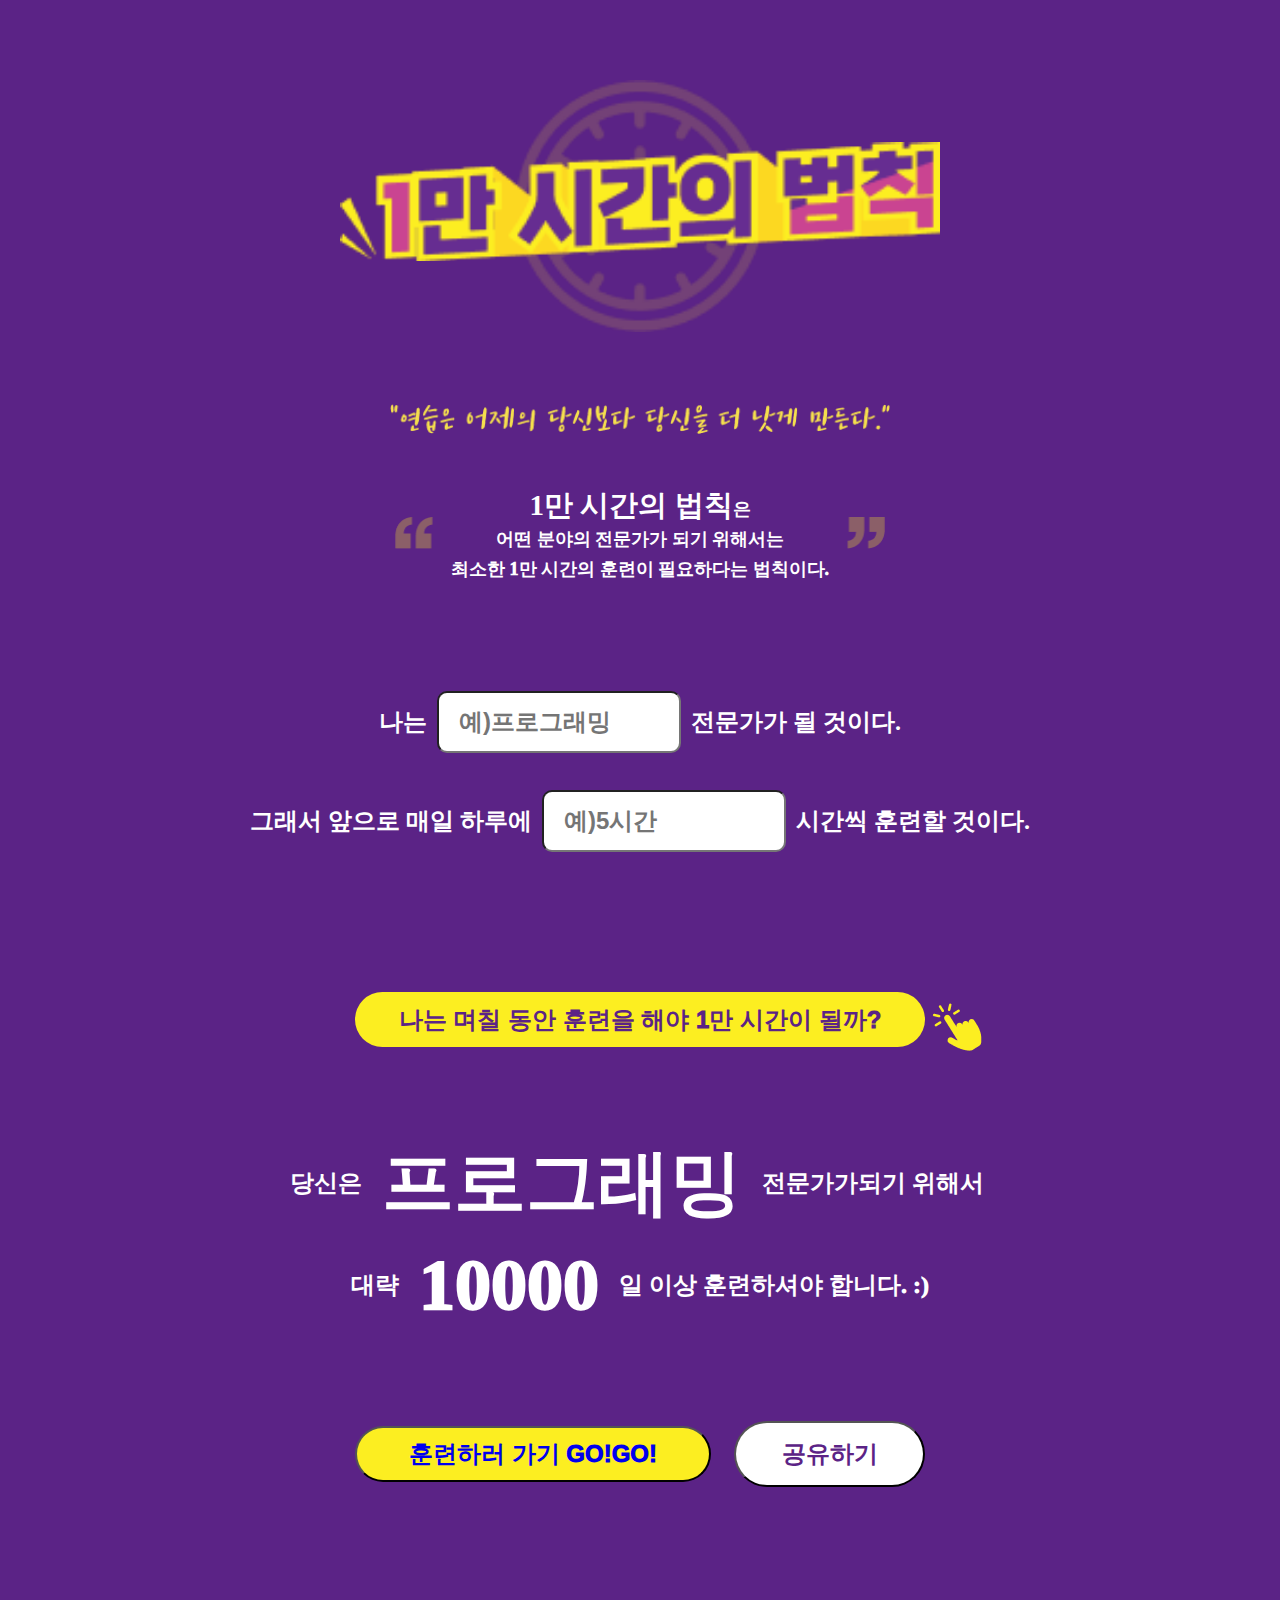
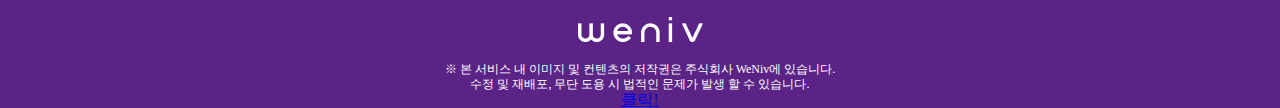
<file: 10,000Time/HTML/index.html>
<!DOCTYPE html>
<html lang="ko">
<head>
    <meta charset="UTF-8">
    <meta http-equiv="X-UA-Compatible" content="IE=edge">
    <meta name="viewport" content="width=device-width, initial-scale=1.0">
    <title>1만 시간의 법칙 (11월 16일 실습)</title>
    <link rel="stylesheet" href="../CSS/reset.css">
    <!-- <link rel="stylesheet" href="./index.css"> -->
    <link rel="stylesheet" href="../CSS/index_1.css">
</head>
<body>
    <header>
        <div class="top_title">
            <img src="../img/time.png" class="top_title_clock">
            <div class="top_title_time">
                <img class="tit_img" src="../img/title.png" alt="1만 시간의 법칙">
            </div>
        </div>
    </header>
    <main id="main">
        <section id="main_contents">
            <div class="main_first_img">
                <img  src="../img/txt.png" alt="연습은 어제의 당신보다 당신을 더 낫게 만든다.">
            </div>

            <div class="main_sentence">
                <img src="../img/txtmark.png" alt="">
                <div class="mian_sentence_mean">
                    <p class="main_sentence_mean_value"><span class="main_sentence_mean_value_time">1만 시간의 법칙</span>은 <br>
                     어떤 분야의 전문가가 되기 위해서는 <br>
                    최소한 1만 시간의 훈련이 필요하다는 법칙이다. <br> 
                    </p>
                </div>
            </div>
            <!-- 중간 input 시작 -->
            <div class="programming_1">
                <p class="main_programming ">나는 </p>
                <input type="text" placeholder="예)프로그래밍" id="gamming"> 
                <p class="main_programming">전문가가 될 것이다.</p>
            </div>
                
            <div class="programming_2">
                <p class="main_programming_2"> 
                    그래서 앞으로 매일 하루에 
                </p>
                <input type="number" placeholder="예)5시간" id="study_time"> 
                <p>시간씩 훈련할 것이다.</p>
                
            </div>

                <!-- Javascript 실행 버튼 -->
            
            <div class="js_btn">
                <button id="btn_result">
                    나는 며칠 동안 훈련을 해야 1만 시간이 될까?
                </button>
                <img src="../img/Frame 11.png" alt="클릭하는 손">
            </div>

            <div class="become_programming">
                <p>당신은</p>
                <span class="become_programming_result">프로그래밍</span> 
                <p> 전문가가되기 위해서</p>
            </div>

            <div class="tranning_time">
                <p>대략</p> 
                <span class="tranning_time_result">10000</span> 
                <p> 일 이상 훈련하셔야 합니다. :)</p>
            </div>

            <div class="foot_btn">
                <button id="foot_btn_tranning">
                    <a href="http://127.0.0.1:5500/10,000Time/fighting.html" target="blank" >훈련하러 가기 GO!GO!</a>
                 </button>
                <button class="foot_btn_share">공유하기</button>
            </div>
        </section>
    </main>

<!-- main 페이지 종료, WeNiv 시작 -->

    <footer>
            <img class="footer_img" src="../img/weniv.png" alt="Weniv">
            <cite class="footer_cite">
                ※ 본 서비스 내 이미지 및 컨텐츠의 저작권은 주식회사 WeNiv에 있습니다. <br>
            수정 및 재배포, 무단 도용 시 법적인 문제가 발생 할 수 있습니다.</cite>
            <address>
                <a href="http://paullab.co.kr/10000hours.html">클릭!</a>
            </address>

    </footer>
    <script>
        <link rel="stylesheet" href="./index.js">
    </script>
</body>
</html>
</file>
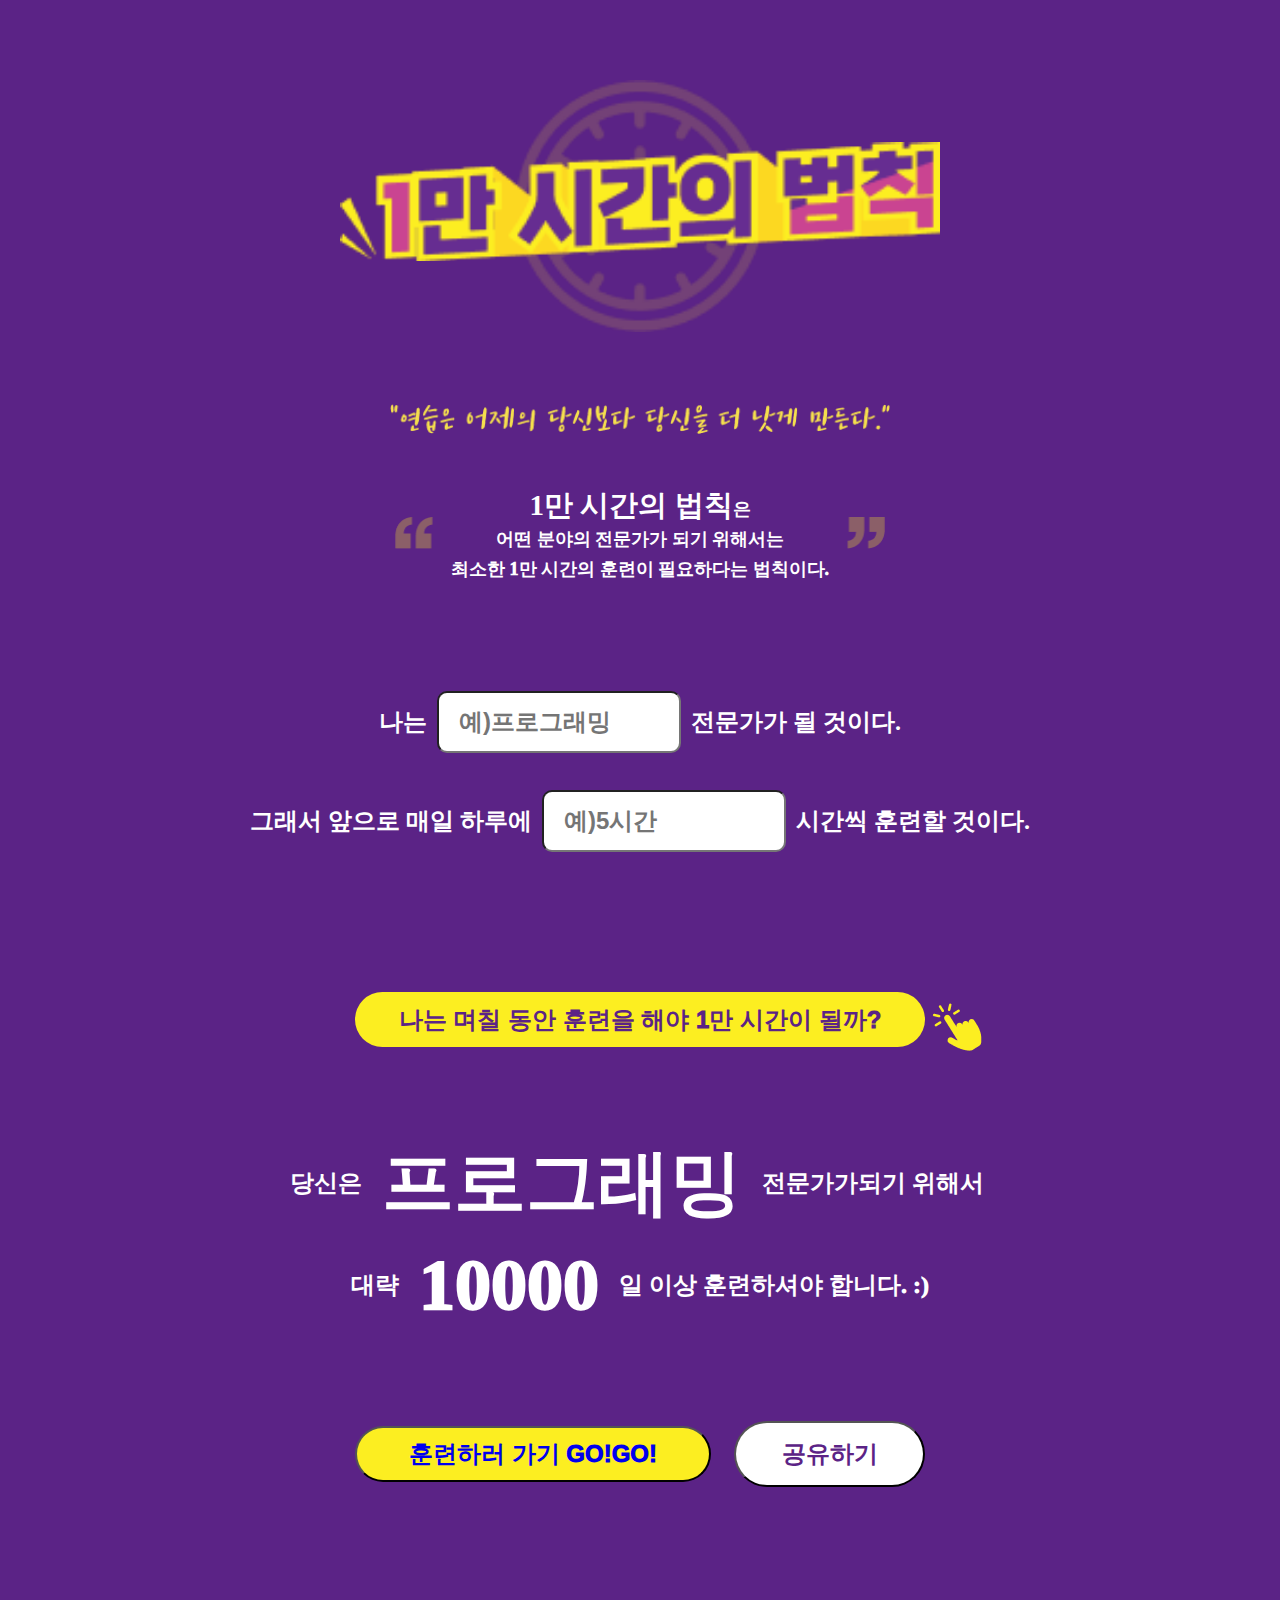
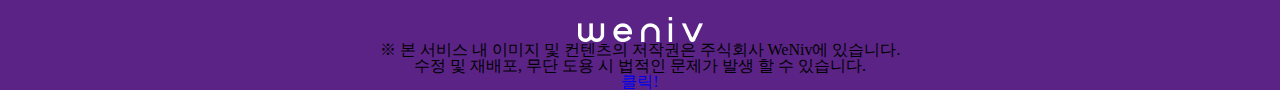
<file: 1만시간의 법칙/HTML/index.html>
<!DOCTYPE html>
<html lang="ko">
<head>
    <meta charset="UTF-8">
    <meta http-equiv="X-UA-Compatible" content="IE=edge">
    <meta name="viewport" content="width=device-width, initial-scale=1.0">
    <title>1만 시간의 법칙 (11월 16일 실습)</title>
    <link rel="stylesheet" href="../CSS/reset.css">
    <!-- <link rel="stylesheet" href="./index.css"> -->
    <link rel="stylesheet" href="../CSS/index_1.css">
    <style>
        a {
            list-style: none;
            text-decoration: none;
        }
    </style>
</head>
<body>
    <header>
        <div class="top_title">
            <img src="../img/time.png" class="top_title_clock">
            <div class="top_title_time">
                <img class="tit_img" src="../img/title.png" alt="1만 시간의 법칙">
            </div>
        </div>
    </header>
    <main id="main">
        <section id="main_contents">
            <div class="main_first_img">
                <img  src="../img/txt.png" alt="연습은 어제의 당신보다 당신을 더 낫게 만든다.">
            </div>

            <div class="main_sentence">
                <img src="../img/txtmark.png" alt="큰 따옴표">
                <div class="mian_sentence_mean">
                    <p class="main_sentence_mean_value">
                    <span class="main_sentence_mean_value_time">1만 시간의 법칙</span>은 <br>
                     어떤 분야의 전문가가 되기 위해서는 <br>
                    최소한 1만 시간의 훈련이 필요하다는 법칙이다. <br> 
                    </p>
                </div>
            </div>
            <!-- 중간 input 시작 -->
            <div class="programming_1">
                <p class="main_programming ">나는 </p>
                <input type="text" placeholder="예)프로그래밍" id="gamming"> 
                <p class="main_programming">전문가가 될 것이다.</p>
            </div>
                
            <div class="programming_2">
                <p class="main_programming_2"> 
                    그래서 앞으로 매일 하루에 
                </p>
                <input type="number" placeholder="예)5시간" id="study_time"> 
                <p>시간씩 훈련할 것이다.</p>
                
            </div>

                <!-- Javascript 실행 버튼 -->
            
            <div class="js_btn">
                <button id="btn_result">
                    나는 며칠 동안 훈련을 해야 1만 시간이 될까?
                </button>
                <img src="../img/Frame 11.png" alt="손">
            </div>

            <div class="become_programming">
                <p>당신은</p>
                <span class="become_programming_result">프로그래밍</span> 
                <p> 전문가가되기 위해서</p>
            </div>

            <div class="tranning_time">
                <p>대략</p> 
                <span class="tranning_time_result">10000</span> 
                <p> 일 이상 훈련하셔야 합니다. :)</p>
            </div>

            <div class="foot_btn">
                <button id="foot_btn_tranning">
                    <a href="http://127.0.0.1:5500/10,000Time/fighting.html" target="blank" >훈련하러 가기 GO!GO!</a>
                 </button>
                <button class="foot_btn_share">공유하기</button>
            </div>
        </section>
    </main>

<!-- main 페이지 종료, WeNiv 시작 -->

    <footer>
            <img class="footer_img" src="../img/weniv.png" alt="Weniv">
            <small class="footer_cite">
                ※ 본 서비스 내 이미지 및 컨텐츠의 저작권은 주식회사 WeNiv에 있습니다. <br>
            수정 및 재배포, 무단 도용 시 법적인 문제가 발생 할 수 있습니다.</small>
            <address>
                <a href="http://paullab.co.kr/10000hours.html">클릭!</a>
            </address>

    </footer>
    <!-- <script>
        <link rel="stylesheet" href="./index.js">
    </script> -->
    <!-- // 버튼의 기본 타입은 submit 이다. small태그를 사용해서 저작권 보이기. 
    // div 가 너무 많다. 최대한 안사용하는게 좋다. 
    // 벨리데이 테스터 -->

</body>
</html>
</file>
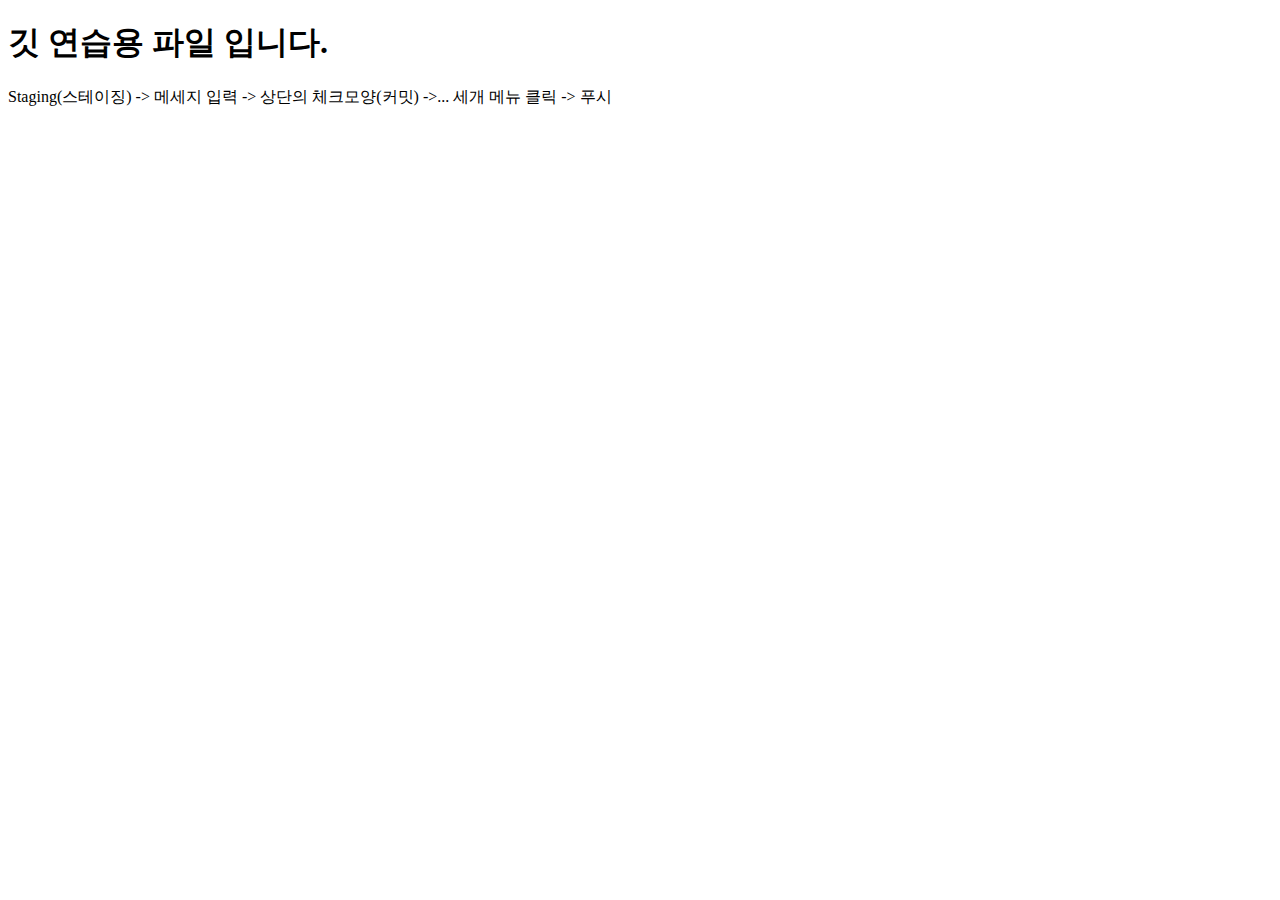
<file: fir_git.html>
<!DOCTYPE html>
<html lang="ko">
<head>
    <meta charset="UTF-8">
    <meta http-equiv="X-UA-Compatible" content="IE=edge">
    <meta name="viewport" content="width=device-width, initial-scale=1.0">
    <title>Front End Dev Study</title>
</head>
<body>
    <h1>깃 연습용 파일 입니다.</h1>
    <p>
        Staging(스테이징) -> 메세지 입력 -> 상단의 체크모양(커밋) ->... 세개 메뉴 클릭 -> 푸시

    </p>
</body>
</html>
</file>
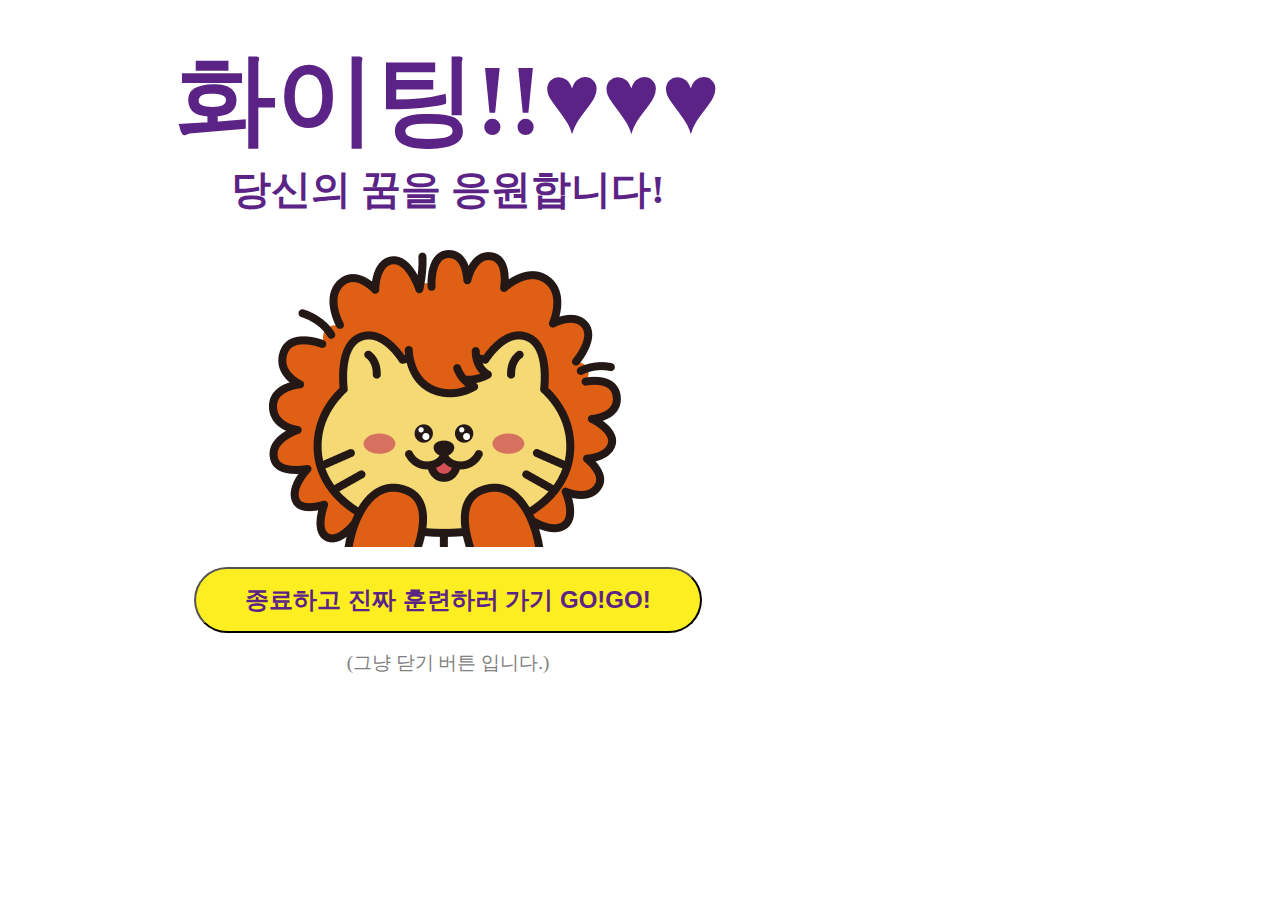
<file: 10,000Time/fighting.html>
<!DOCTYPE html>
<html lang="ko">
<head>
    <meta charset="UTF-8">
    <meta http-equiv="X-UA-Compatible" content="IE=edge">
    <meta name="viewport" content="width=device-width, initial-scale=1.0">
    <link rel="stylesheet" href="./reset.css">
    <link rel="stylesheet" href="./fighting.css">
    <title>Fighting</title>
</head>
<body>
    <div>
        <h1>화이팅!!♥♥♥</h1>
        <h4>당신의 꿈을 응원합니다!</h4>
        <img src="./img/LinCat.png" alt="라이켓">
        <button> 종료하고 진짜 훈련하러 가기 GO!GO!</button>
        <p>(그냥 닫기 버튼 입니다.)</p>
    </div>
</body>
</html>
</file>
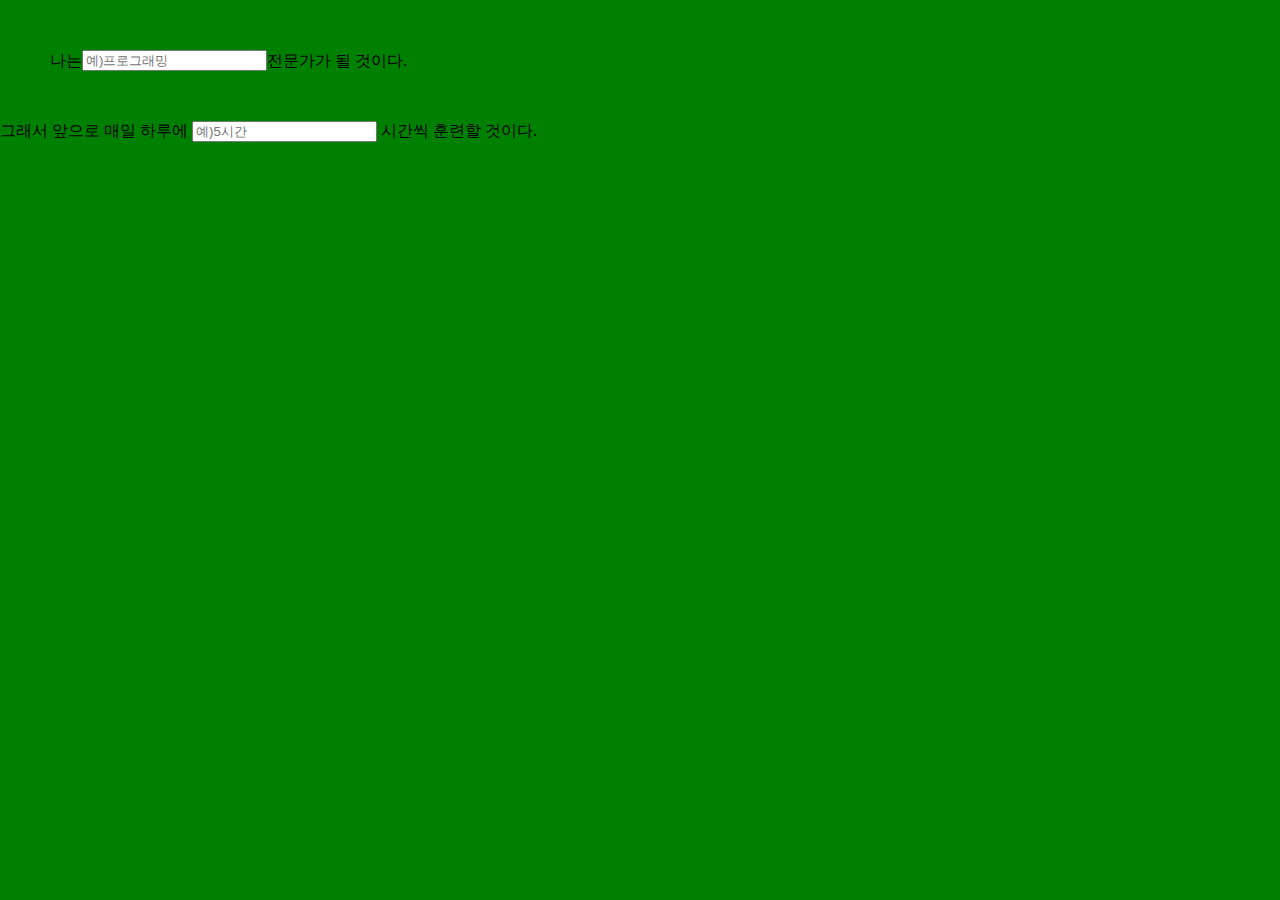
<file: 10,000Time/test.html>
<!DOCTYPE html>
<html lang="en">
<head>
    <meta charset="UTF-8">
    <meta http-equiv="X-UA-Compatible" content="IE=edge">
    <meta name="viewport" content="width=device-width, initial-scale=1.0">
    <link rel="stylesheet" href="./reset.css">
    <style>
        body {
            background-color: green;
        }
        .programming {
    position: static;
}


/* #gamming {
    width: 200px;
    height: 80px;
    margin-top:50px ;
    font-size: 24px;
    color: white;
    position: static;
    display: inline-block;
} */

.body {
    width: 100%;
    height: auto;
    padding: 50px;
    align-items: center;
    display: flex;
    
}
.one.two.three {
    height: 80px;
    font-size: 24px;
}

.two {

}

.three {

}

/* span input {
    display: inline-block;
    width: 200px;
    height: 60px;
    text-align: center; 
    color:#BABCBE;
    border-radius: 10px;
    font-size: 15px;
    box-sizing: content-box;

}

.programming .maing_grogramming_padding {
    margin-top: 20px;
} */

    </style>
    <title>Document</title>
</head>
<body>
                <div class="body">
                <!-- <p class="main_programming ">  -->
                    <p class="one">나는</p>
                    <input type="text" placeholder="예)프로그래밍" id="gamming">
                    <p class="three"> 전문가가 될 것이다.</p>
                </div>
                <!-- </p> -->
                <p class="main_programming maing_grogramming_padding"> 
                    그래서 앞으로 매일 하루에 
                    <label for="study_time"></label>
                    <input type="number" placeholder="예)5시간" id="study_time"> 
                    시간씩 훈련할 것이다.
                </p>

</body>
</html>
</file>
<file: 10,000Time/CSS/index_1.css>
body {
    background-color: #5B2386;
    display: flex;
    flex-direction: column;
    text-align: center;
}

header {
    display: flex;
    justify-content: center;
    text-align: center;
}

.top_title {
    display: flex;
    justify-content: center;
    flex-direction: column;
    margin-top: 80px;
    align-items: center;

}

.top_title_clock {
    width: 250px;
    height: auto;
    position: relative;
}

.top_title_time img {
    width: 600px;
    height: auto;
    position: relative;
    top:-190px;
}

#main_contents {
    display: flex;
    flex-direction: column;
    align-items: center;
}

.main_first_img img {
    width: 500px;
    height: auto;
    position: relative;
    top:-50px;
}

.main_sentence {
    margin-top: 30px;
    display: flex;
    flex-direction: column;
    align-items: center;
}

.main_sentence img {
    width: 500px;
    height: 96px;
}

.main_sentence .mian_sentence_mean {
    color: white;
    font-size: 18px;
    line-height: 30px;
    font-weight: 1000;
    position: absolute;
    top:490px

}

.main_sentence_mean_value_time {
    font-size: 29px;
    font-weight: bold;
}
/* 상단 이미지 작업 종료 및 중간 input 시작 */

.programming_1 {
    margin-top: 80px;
    display: flex;
    align-items: center;
    justify-content: center;
    width: 600px;
    height: 57px;
    font-size: 24px;
    color:white;
    font-weight: bold;
}

.programming_1 input {
    width: 200px;
    font-size: 24px;
    font-weight: bold;
    padding: 15px 20px;
    margin: 0 10px 0;
    border-radius: 10px;
}

.programming_2 {
    display: flex;
    align-items: center;
    justify-content: center;
    margin-top: 40px;
    font-size: 24px;
    color:white;
    font-weight: bold;
}

.programming_2 input {
    width: 200px;
    font-size: 24px;
    font-weight: bold;
    padding: 15px 20px;
    margin: 0 10px 0;
    border-radius: 10px;
}

/* Input 끝 Javascropt 관련 태그 css */

.js_btn {
    display: inline-block;
    width: 100%;
    align-items: center;
    margin-top: 90px;
}

.js_btn #btn_result {
    margin-top: 50px;
    width: 570px;
    height: 55px;
    border-radius: 50px;
    border-style: none;
    background-color: #FCEE21;
    color: #5B2386;
    font-size: 24px;
    font-weight: 1000;
    position: relative;
}

#btn_result:hover {
    cursor: pointer;
}

.js_btn img {
    margin-top: 50px;
    width: 64px;
    height: 72px;
    position: absolute;
}

.become_programming {
    display: flex;
    align-items: center;
    margin-top: 100px;
    width: 700px;
    height: 72px;
    font-size: 24px;
    font-weight: 1000;
    color: white;
}

.become_programming> .become_programming_result {
    font-size: 72px;
    padding:0 20px 0;
}

.tranning_time {
    display: flex;
    align-items: center;
    margin-top: 30px;
    font-size: 24px;
    font-weight: 1000;
    color: white;
}

.tranning_time_result {
    font-size: 72px;
    padding:0 20px 0;
}

.foot_btn {
    margin-top: 100px;
}

#foot_btn_tranning {
    width: 356px;
    height: 56px;
    background-color: #FCEE21;
    color:#5B2386;
    font-size: 24px;
    border-radius: 50px;
    font-weight: 1000;
}

#foot_btn_tranning a {
    text-decoration: none;
}

.foot_btn_share {
    background-color: white;
    width: 191px;
    height: 66px;
    color:#5B2386;
    font-size: 24px;
    border-radius: 50px;
    font-weight: 1000;
    margin-left: 19px;
}

footer {
    display: flex;
    flex-direction: column;
    justify-content: center;
    align-items: center;
}

footer img {
    margin-top: 130px;
    width: 125px;
    height: auto;
}

footer cite {
    margin-top: 20px;
    color: white;
    font-size: 12px;
    line-height: 15px;
}
</file>
<file: 1만시간의 법칙/CSS/index_1.css>
body {
    background-color: #5B2386;
    display: flex;
    flex-direction: column;
    text-align: center;
}

header {
    display: flex;
    justify-content: center;
    text-align: center;
}

.top_title {
    display: flex;
    justify-content: center;
    flex-direction: column;
    margin-top: 80px;
    align-items: center;

}

.top_title_clock {
    width: 250px;
    height: auto;
    position: relative;
}

.top_title_time img {
    width: 600px;
    height: auto;
    position: relative;
    top:-190px;
}

#main_contents {
    display: flex;
    flex-direction: column;
    align-items: center;
}

.main_first_img img {
    width: 500px;
    height: auto;
    position: relative;
    top:-50px;
}

.main_sentence {
    margin-top: 30px;
    display: flex;
    flex-direction: column;
    align-items: center;
}

.main_sentence img {
    width: 500px;
    height: 96px;
}

.main_sentence .mian_sentence_mean {
    color: white;
    font-size: 18px;
    line-height: 30px;
    font-weight: 1000;
    position: absolute;
    top:490px

}

.main_sentence_mean_value_time {
    font-size: 29px;
    font-weight: bold;
}
/* 상단 이미지 작업 종료 및 중간 input 시작 */

.programming_1 {
    margin-top: 80px;
    display: flex;
    align-items: center;
    justify-content: center;
    width: 600px;
    height: 57px;
    font-size: 24px;
    color:white;
    font-weight: bold;
}

.programming_1 input {
    width: 200px;
    font-size: 24px;
    font-weight: bold;
    padding: 15px 20px;
    margin: 0 10px 0;
    border-radius: 10px;
}

.programming_2 {
    display: flex;
    align-items: center;
    justify-content: center;
    margin-top: 40px;
    font-size: 24px;
    color:white;
    font-weight: bold;
}

.programming_2 input {
    width: 200px;
    font-size: 24px;
    font-weight: bold;
    padding: 15px 20px;
    margin: 0 10px 0;
    border-radius: 10px;
}

/* Input 끝 Javascropt 관련 태그 css */

.js_btn {
    display: inline-block;
    width: 100%;
    align-items: center;
    margin-top: 90px;
}

.js_btn #btn_result {
    margin-top: 50px;
    width: 570px;
    height: 55px;
    border-radius: 50px;
    border-style: none;
    background-color: #FCEE21;
    color: #5B2386;
    font-size: 24px;
    font-weight: 1000;
    position: relative;
}

#btn_result:hover {
    cursor: pointer;
}

.js_btn img {
    margin-top: 50px;
    width: 64px;
    height: 72px;
    position: absolute;
}

.become_programming {
    display: flex;
    align-items: center;
    margin-top: 100px;
    width: 700px;
    height: 72px;
    font-size: 24px;
    font-weight: 1000;
    color: white;
}

.become_programming> .become_programming_result {
    font-size: 72px;
    padding:0 20px 0;
}

.tranning_time {
    display: flex;
    align-items: center;
    margin-top: 30px;
    font-size: 24px;
    font-weight: 1000;
    color: white;
}

.tranning_time_result {
    font-size: 72px;
    padding:0 20px 0;
}

.foot_btn {
    margin-top: 100px;
}

#foot_btn_tranning {
    width: 356px;
    height: 56px;
    background-color: #FCEE21;
    color:#5B2386;
    font-size: 24px;
    border-radius: 50px;
    font-weight: 1000;
}

#foot_btn_tranning a {
    text-decoration: none;
}

.foot_btn_share {
    background-color: white;
    width: 191px;
    height: 66px;
    color:#5B2386;
    font-size: 24px;
    border-radius: 50px;
    font-weight: 1000;
    margin-left: 19px;
}

footer {
    display: flex;
    flex-direction: column;
    justify-content: center;
    align-items: center;
}

footer img {
    margin-top: 130px;
    width: 125px;
    height: auto;
}

footer cite {
    margin-top: 20px;
    color: white;
    font-size: 12px;
    line-height: 15px;
}
</file>
<file: 10,000Time/fighting.css>
body {
    width: 70%;
    height: auto;
}

body div {
    text-align: center;
    margin:50px auto 0px auto;
}

h1 {
    color: #5B2386;
    font-size: 100px;
    font-weight: bold;
}

h4 {
    color: #5B2386;
    font-size: 40px;
    margin-top: 20px;
    font-weight: bold;

}

img {
    margin: 0 auto 0 auto;
    width: 433px;
    height: 337px;
    display: block;
}

button {
    margin-top: 20px;
    display: inline-block;
    width: 508px;
    height: 66px;
    color:#5B2386;
    background-color: #FCEE21;
    border-radius: 50px;
    font-size: 24px;
    font-weight: bold;
}

p {
    margin-top: 20px;
    color: gray;
    font-size: 19px;
}
</file>
